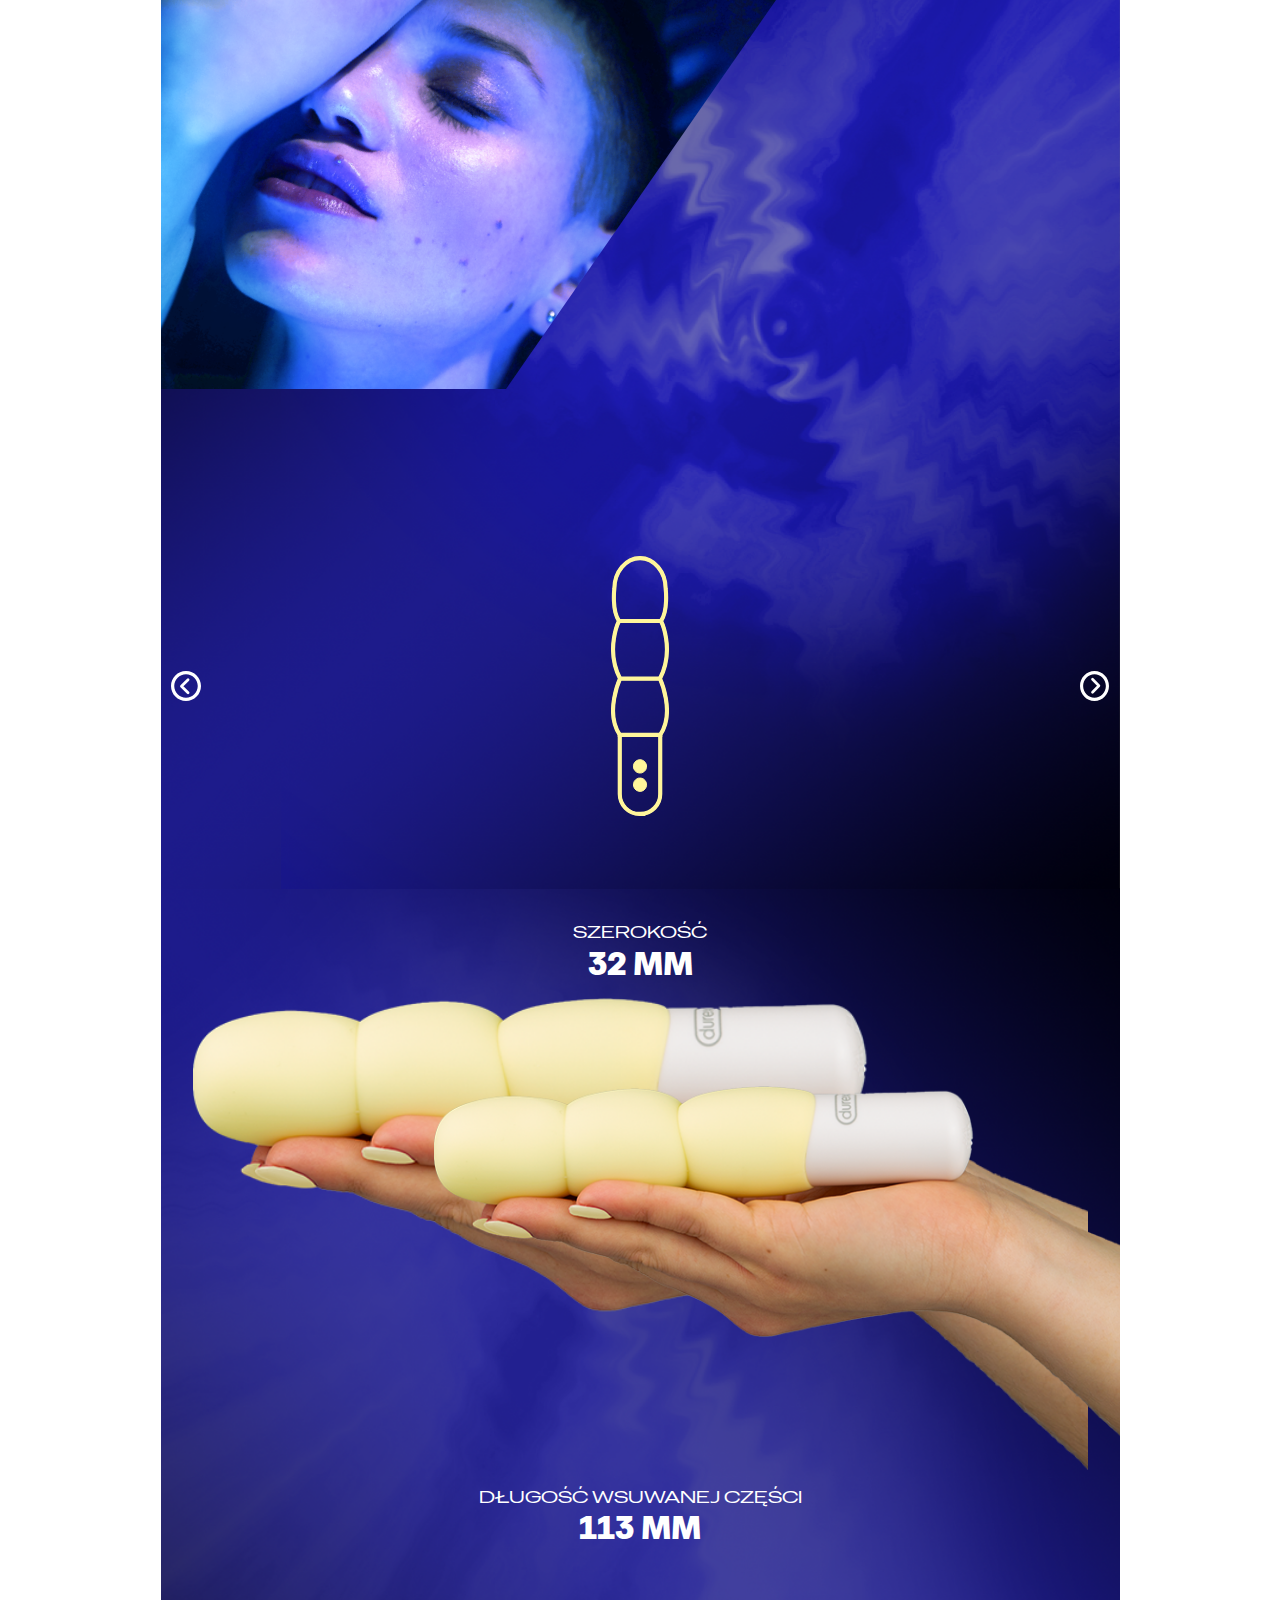
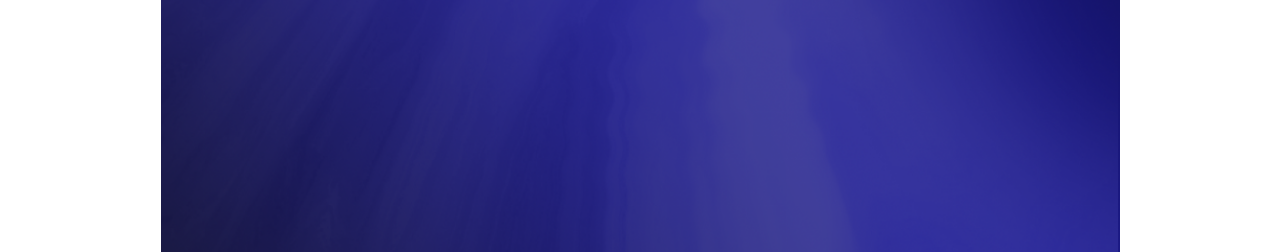
<file: index.html>
<!DOCTYPE html>
<html lang="en">

<head>
    <meta charset="UTF-8">
    <meta name="viewport" content="width=device-width, initial-scale=1.0">
    <title>Durex soft dual head vibrator</title>
    <link rel="stylesheet" href="./assets/styles/style.css">
</head>

<body>
    <main id="es-rc">
        <div id="es-rc-content">
            <section class="es-section__top">
                <section class="es-kv">
                    <img class="es-kv__img" src="/assets/images/kv-img.png" alt="">
                    <img class="es-kv__packshot" src="/assets/images/kv-packshot.png">
                    <div class="es-kv__title-container">
                        <h1 class="es-kv__title"><span class="es-kv__title--span">Durex</span>play soft vibrator</h1>
                        <p class="es-kv__text">O stymulującym kształcie trzech kulek dla przyjemnych doznań</p>
                    </div>

                </section>           
            <section class="es-slider">
                <div class="es-carousel-container">
                    <div class="es-carousel">
                        <div class="es-slide">
                            <div class="es-slide__container es-slide__container--1">
                                <img class="es-slide__img--1" src="/assets/images/vibrator.svg">
                                <div class="es-slide__text-container">
                                    <p class="es-slide__text"><strong class="es-slide__text--bold">Specjalnie
                                            zaprojektowany</strong> Stymulujący kształt trzech kulek</p>
                                    <img class="es-slide__img--arrow es-arrow--1" src="/assets/images/arrow-long.svg">
                                </div>
                                <div class="es-slide__text-container">
                                    <p class="es-slide__text">Odpowiedni do penetracji lub stymulacji łechtaczki</p>
                                    <img class="es-slide__img--arrow es-arrow--2" src="/assets/images/arrow-long.svg">
                                </div>
                            </div>
                        </div>
                        <div class="es-slide">
                            <div class="es-slide__container es-slide__container--2">
                                <p class="es-slide__title"><span class="es-slide__title--bold">8</span> trybów wibracji
                                </p>
                                <div class="es-slide__flex-container">
                                    <div>
                                        <div class="es-slide__single">
                                        <p class="es-slide__number">1</p>
                                        <img class="es-slide__icon" src="/assets/images/mode-1.svg">
                                    </div>
                                    <div class="es-slide__single">
                                        <p class="es-slide__number">2</p>
                                        <img class="es-slide__icon" src="/assets/images/mode-2.svg">
                                    </div>
                                    <div class="es-slide__single">
                                        <p class="es-slide__number">3</p>
                                        <img class="es-slide__icon" src="/assets/images/mode-3.svg">
                                    </div>
                                    <div class="es-slide__single">
                                        <p class="es-slide__number">4</p>
                                        <img class="es-slide__icon" src="/assets/images/mode-4.svg">
                                    </div> 
                                    </div>
                                   <div>
                                    <div class="es-slide__single">
                                        <p class="es-slide__number">5</p>
                                        <img class="es-slide__icon" src="/assets/images/mode-5.svg">
                                    </div>
                                    <div class="es-slide__single">
                                        <p class="es-slide__number">6</p>
                                        <img class="es-slide__icon" src="/assets/images/mode-6.svg">
                                    </div>
                                    <div class="es-slide__single">
                                        <p class="es-slide__number">7</p>
                                        <img class="es-slide__icon" src="/assets/images/mode-7.svg">
                                    </div>
                                    <div class="es-slide__single">
                                        <p class="es-slide__number">MAX</p>
                                        <img class="es-slide__icon" src="/assets/images/mode-8.svg">
                                    </div>
                                   </div>
                                    
                                </div>
                            </div>
                            
                        </div>
                        <div class="es-slide">
                            <div class="es-slide__container es-slide__container--3">
                                <div class="es-slide__single es-slide__single--3">
                                    <img class="es-slide__icon--3" src="/assets/images/easy-use.png">
                                    <p class="es-slide__text"><span class="es-slide__text--bold">łatwy w
                                            obsłudze</span>zmiana trybu i siły wibracji za pomocą dwóch przycisków.</p>
                                </div>
                                <div class="es-slide__single es-slide__single--3">
                                    <img class="es-slide__icon--3" src="/assets/images/USB-charging.png">
                                    <p class="es-slide__text"><span class="es-slide__text--bold">ładowanie USB</span>do
                                        60 minut użytkowania.</p>
                                </div>
                                <div class="es-slide__single es-slide__single--3">
                                    <img class="es-slide__icon--3" src="/assets/images/travel-lock.png">
                                    <p class="es-slide__text"><span class="es-slide__text--bold">blokada
                                            podróżna</span>Dla dyskrecji, gdy chcesz zabrać go ze sobą.</p>
                                </div>
                            </div>
                        </div>
                    </div>
                    <div class="es-carousel-arrows">
                        <button class="es-prev-arrow"><img src="/assets/images/arrow-slider.svg"></button>
                        <button class="es-next-arrow"><img src="/assets/images/arrow-slider.svg"></button>
                    </div>
                </div>
            </section>
        </section>
            <section class="es-section__bottom">
                <section class="es-info">
                    <div class="es-info__single">
                        <p class="es-info__label">Długość</p>
                        <p class="es-info__value">159 mm</p>
                    </div>
                    <div class="es-info__single>
                    <p class=" es-info__label">Szerokość</p>
                        <p class="es-info__value">32 mm</p>
                    </div>
                    <img src="/assets/images/hand.png" alt="cały wibrator jest długości dłoni">
                    <div class="es-info__single>
                    <p class=" es-info__label">Długość wsuwanej części</p>
                        <p class="es-info__value">113 mm</p>
                    </div>
                </section>
                <section class="es-features">
                    <figure class="es-features__single">
                        <img src="/assets/images/silicone.png" alt="">
                        <figcaption class="es-features__text"><strong
                                class="es-features__text--bold">Materiał</strong>silikonowy</figcaption>
                    </figure>
                    <figure class="es-features__single">
                        <img src="/assets/images/waterproof.png" alt="">
                        <figcaption class="es-features__text"><strong
                                class="es-features__text--bold">Wodoodporny</strong>poziom wodoodporności IPX7
                        </figcaption>
                    </figure>
                    <figure class="es-features__single">
                        <img src="/assets/images/8-modes.png" alt="">
                        <figcaption class="es-features__text"><strong class="es-features__text--bold">Wibracje</strong>8
                            trybów wibracji</figcaption>
                    </figure>
                    <figure class="es-features__single">
                        <img src="/assets/images/discreet.png" alt="">
                        <figcaption class="es-features__text"><strong
                                class="es-features__text--bold">Dyskretny</strong>łagodny i cichy odgłos brzęczenia
                        </figcaption>
                    </figure>
                </section>
            </section>

        </div>

    </main>
    <script src="/assets/scripts/slider.js"></script>
</body>

</html>
</file>
<file: assets/styles/style.css>
@font-face {
  font-family: "One Night Sans Extended";
  src: url(../fonts/OneNightSans-Extended.ttf) format("truetype");
}
@font-face {
  font-family: "One Night Sans Extended Black";
  src: url(../fonts/OneNightSans-ExtendedBlack.ttf) format("truetype");
}
@font-face {
  font-family: "One Night Sans Thin";
  src: url(../fonts/OneNightSans-Thin.ttf) format("truetype");
}
@font-face {
  font-family: "One Night Sans Medium";
  src: url(../fonts/OneNightSans-Medium.ttf) format("truetype");
}
@font-face {
  font-family: "One Night Sans Black";
  src: url(../fonts/OneNightSans-Black.ttf) format("truetype");
}
@keyframes point {
  0% {
    transform: translateY(-5px);
  }
  50% {
    transform: translateY(5px);
  }
  100% {
    transform: translateY(-5px);
  }
}
@keyframes point-horizontal {
  0% {
    transform: translateX(-5px);
  }
  50% {
    transform: translateX(5px);
  }
  100% {
    transform: translateX(-5px);
  }
}
@keyframes appear {
  from {
    opacity: 0;
  }
  to {
    opacity: 1;
  }
}
html,
body {
  margin: 0;
  padding: 0;
}

#es-rc #es-rc-content img {
  display: block;
  max-width: 100%;
}

#es-rc #es-rc-content {
  margin: 0;
  padding: 0;
  border: 0;
  font-size: 100%;
  font: inherit;
  vertical-align: baseline;
  box-sizing: border-box;
  font-family: "One Night Sans Extended", sans-serif;
  text-transform: uppercase;
  font-size: clamp(1rem, 0.963rem + 0.1852vw, 1.125rem);
  line-height: 1.2;
  max-width: 959px;
  margin: auto;
  color: #FFF;
  width: 100%;
}
#es-rc #es-rc-content h1 {
  margin-block: 0;
}
#es-rc #es-rc-content .es-section__top {
  background-image: url(../images/bg-1.png);
  background-repeat: no-repeat;
  background-size: 100% 100%;
}
#es-rc #es-rc-content .es-kv {
  padding: 2rem;
}
@media (min-width: 768px) {
  #es-rc #es-rc-content .es-kv {
    padding-top: 0;
    padding-left: 0;
    position: relative;
    height: 450px;
  }
}
#es-rc #es-rc-content .es-kv__img {
  display: none;
}
@media (min-width: 768px) {
  #es-rc #es-rc-content .es-kv__img {
    display: block;
  }
}
#es-rc #es-rc-content .es-kv__packshot {
  margin: auto;
  max-height: 300px;
}
@media (min-width: 768px) {
  #es-rc #es-rc-content .es-kv__packshot {
    max-height: unset;
    position: absolute;
    transform: translate(-50%);
    bottom: 0;
    left: 52%;
  }
}
#es-rc #es-rc-content .es-kv__title {
  font-size: clamp(1.75rem, 1.6759rem + 0.3704vw, 2rem);
  padding-block: 2rem;
}
@media (min-width: 768px) {
  #es-rc #es-rc-content .es-kv__title {
    font-size: 39px;
  }
}
#es-rc #es-rc-content .es-kv__title--span {
  display: block;
}
#es-rc #es-rc-content .es-kv__title-container {
  text-align: center;
}
@media (min-width: 768px) {
  #es-rc #es-rc-content .es-kv__title-container {
    text-align: left;
    position: absolute;
    transform: translate(-50%, -50%);
    top: 33%;
    right: -7%;
    width: 266px;
  }
}
#es-rc #es-rc-content .es-carousel .es-slide__container {
  display: flex;
  flex-direction: column;
  align-items: center;
  justify-content: center;
  padding: 2rem;
}
#es-rc #es-rc-content .es-carousel .es-slide__container--1 {
  position: relative;
}
#es-rc #es-rc-content .es-carousel .es-slide__container--3 .es-slide__text {
  font-family: "One Night Sans Thin";
}
@media (min-width: 768px) {
  #es-rc #es-rc-content .es-carousel .es-slide__container--3 {
    flex-direction: row;
    align-items: flex-start;
  }
}
#es-rc #es-rc-content .es-carousel .es-slide__img--1 {
  max-height: 260px;
}
#es-rc #es-rc-content .es-carousel .es-slide__img--arrow {
  display: none;
  fill: white;
  max-width: 120px;
}
@media (min-width: 768px) {
  #es-rc #es-rc-content .es-carousel .es-slide__img--arrow {
    display: block;
  }
}
#es-rc #es-rc-content .es-carousel .es-slide .es-arrow--1 {
  transform: scaleX(-1);
}
#es-rc #es-rc-content .es-carousel .es-slide__text-container {
  display: flex;
  flex-direction: column;
}
@media (min-width: 768px) {
  #es-rc #es-rc-content .es-carousel .es-slide__text-container {
    position: absolute;
    max-width: 30%;
    transform: translate(-50%, -50%);
  }
}
#es-rc #es-rc-content .es-carousel .es-slide__text-container:nth-of-type(1) {
  align-items: flex-end;
  top: 50%;
  left: 25%;
}
#es-rc #es-rc-content .es-carousel .es-slide__text-container:nth-of-type(2) {
  align-items: flex-start;
  top: 40%;
  right: -5%;
}
#es-rc #es-rc-content .es-carousel .es-slide__text {
  text-align: center;
}
#es-rc #es-rc-content .es-carousel .es-slide__text--bold {
  font-family: "One Night Sans Extended Black";
  display: block;
}
#es-rc #es-rc-content .es-carousel .es-slide__title {
  font-size: clamp(2rem, 1.7037rem + 1.4815vw, 3rem);
  text-align: center;
  margin-block: 1.5rem;
  font-family: "One Night Sans Thin";
}
#es-rc #es-rc-content .es-carousel .es-slide__title--bold {
  font-family: "One Night Sans Black";
}
#es-rc #es-rc-content .es-carousel .es-slide__flex-container {
  display: flex;
  flex-direction: column;
}
@media (min-width: 768px) {
  #es-rc #es-rc-content .es-carousel .es-slide__flex-container {
    flex-direction: row;
    gap: 3rem;
  }
}
#es-rc #es-rc-content .es-carousel .es-slide__single {
  display: flex;
  flex-direction: row;
  align-items: center;
  justify-content: center;
  gap: 1rem;
}
#es-rc #es-rc-content .es-carousel .es-slide__single--3 {
  flex-direction: column;
}
@media (min-width: 768px) {
  #es-rc #es-rc-content .es-carousel .es-slide__single--3 {
    flex-basis: 33%;
  }
}
#es-rc #es-rc-content .es-carousel .es-slide__number {
  width: 3ch;
  font-size: clamp(1.125rem, 1.0139rem + 0.5556vw, 1.5rem);
  text-align: center;
  font-family: "One Night Sans Medium";
  margin-block: 1rem;
}
#es-rc #es-rc-content .es-carousel .es-slide__icon {
  width: 300px;
}
#es-rc #es-rc-content .es-carousel .es-slide__icon--3 {
  height: 84px;
}
@media (min-width: 768px) {
  #es-rc #es-rc-content .es-carousel .es-slide__icon--3 {
    height: 128px;
  }
}
#es-rc #es-rc-content .es-section__bottom {
  background-image: url(../images/bg-2.png);
  background-repeat: no-repeat;
  background-size: 100% 100%;
  text-align: center;
  padding: 2rem;
  overflow: hidden;
}
#es-rc #es-rc-content .es-section__bottom p {
  margin: 0;
}
#es-rc #es-rc-content .es-info {
  display: flex;
  flex-direction: column;
  gap: 1rem;
  position: relative;
  height: 400px;
}
@media (min-width: 768px) {
  #es-rc #es-rc-content .es-info {
    height: 550px;
  }
}
#es-rc #es-rc-content .es-info:after {
  content: "";
  background-image: url(../images/hand.png);
  background-repeat: no-repeat;
  background-size: contain;
  width: 100%;
  height: 100%;
  position: absolute;
  top: 100%;
  right: -61%;
  transform: translate(-50%, -50%);
}
@media (min-width: 768px) {
  #es-rc #es-rc-content .es-info:after {
    right: -47%;
    top: 80%;
    width: 80%;
  }
}
@media (min-width: 768px) {
  #es-rc #es-rc-content .es-info__single {
    display: flex;
    flex-direction: column;
    align-items: center;
    position: absolute;
    transform: translate(-50%, -50%);
    z-index: 1;
  }
  #es-rc #es-rc-content .es-info__single:nth-of-type(1) {
    top: 7%;
    left: 52%;
  }
  #es-rc #es-rc-content .es-info__single:nth-of-type(1):after {
    content: "";
    display: block;
    margin-top: 0.5rem;
    width: 620px;
    height: 5px;
    border-radius: 3px;
    border-top: 3px solid white;
    border-left: 3px solid white;
    border-right: 3px solid white;
  }
  #es-rc #es-rc-content .es-info__single:nth-of-type(2) {
    top: 35%;
    left: 16%;
  }
  #es-rc #es-rc-content .es-info__single:nth-of-type(2):after {
    content: "";
    display: block;
    margin-top: 0.5rem;
    width: 5px;
    height: 100px;
    border-radius: 3px;
    border-top: 3px solid white;
    border-left: 3px solid white;
    border-bottom: 3px solid white;
  }
  #es-rc #es-rc-content .es-info__single:nth-of-type(3) {
    top: 85%;
    left: 43%;
    flex-direction: column-reverse;
  }
  #es-rc #es-rc-content .es-info__single:nth-of-type(3):after {
    content: "";
    display: block;
    margin-top: 0.5rem;
    width: 455px;
    height: 5px;
    border-radius: 3px;
    border-bottom: 3px solid white;
    border-left: 3px solid white;
    border-right: 3px solid white;
  }
}
#es-rc #es-rc-content .es-info__label {
  font-family: "One Night Sans Thin";
  font-size: clamp(1.125rem, 1.088rem + 0.1852vw, 1.25rem);
}
#es-rc #es-rc-content .es-info__value {
  font-family: "One Night Sans Black";
  font-size: clamp(1.375rem, 1.1528rem + 1.1111vw, 2.125rem);
}
#es-rc #es-rc-content .es-features {
  display: flex;
  flex-direction: column;
  gap: 2rem;
  margin-block: 4rem;
}
#es-rc #es-rc-content .es-features figure {
  margin: 0;
}
@media (min-width: 768px) {
  #es-rc #es-rc-content .es-features {
    flex-direction: row;
    width: 100%;
  }
}
#es-rc #es-rc-content .es-features__single {
  display: flex;
  flex-direction: column;
  align-items: center;
  gap: 2rem;
}
@media (min-width: 768px) {
  #es-rc #es-rc-content .es-features__single {
    flex-basis: 25%;
  }
}
#es-rc #es-rc-content .es-features__icon {
  -o-object-fit: contain;
     object-fit: contain;
  -o-object-position: center;
     object-position: center;
  height: 125px;
  width: 125px;
}
#es-rc #es-rc-content .es-features__text {
  font-family: "One Night Sans Thin";
}
#es-rc #es-rc-content .es-features__text--bold {
  display: block;
  font-family: "One Night Sans Extended Black";
}

/***************************** slider styles ***************************/
.es-slider {
  overflow: hidden;
}

.es-slider .es-carousel-container {
  position: relative;
  width: 300%;
}

.es-slider .es-carousel {
  display: flex;
  overflow: hidden;
  width: 100%;
  transition: transform 0.3s ease-in-out;
}

.es-slider .es-slide {
  flex: 0 0 33.3333%;
  width: 100%;
  display: flex;
  flex-direction: column;
  justify-content: center;
}

.es-slider .es-carousel-arrows {
  display: flex;
  justify-content: space-between;
  position: absolute;
  top: 50%;
  left: 0;
  right: 0;
  transform: translateY(-50%);
  width: calc(100vw - 20px);
  max-width: 959px;
}

.es-slider .es-prev-arrow,
.es-slider .es-next-arrow {
  background-color: transparent;
  border: none;
  font-size: 20px;
  padding: 10px;
}

.es-slider .es-prev-arrow {
  width: 50px;
  height: 50px;
  rotate: 180deg;
}

.es-slider .es-next-arrow {
  width: 50px;
  height: 50px;
}

.es-slider .es-prev-arrow:hover,
.es-slider .es-next-arrow:hover {
  cursor: pointer;
}

/* reveal on scroll animations */
.es-info__single,
.es-slide__text-container,
.es-kv__packshot,
.es-kv__title-container,
.es-features__single {
  opacity: 0;
  transform: translateY(20px);
  transition: opacity 0.3s, transform 0.3s;
}

.es-info__single.reveal,
.es-slide__text-container.reveal,
.es-kv__packshot.reveal,
.es-kv__title-container.reveal,
.es-features__single.reveal {
  opacity: 1;
  transform: translateY(0);
}/*# sourceMappingURL=style.css.map */
</file>
